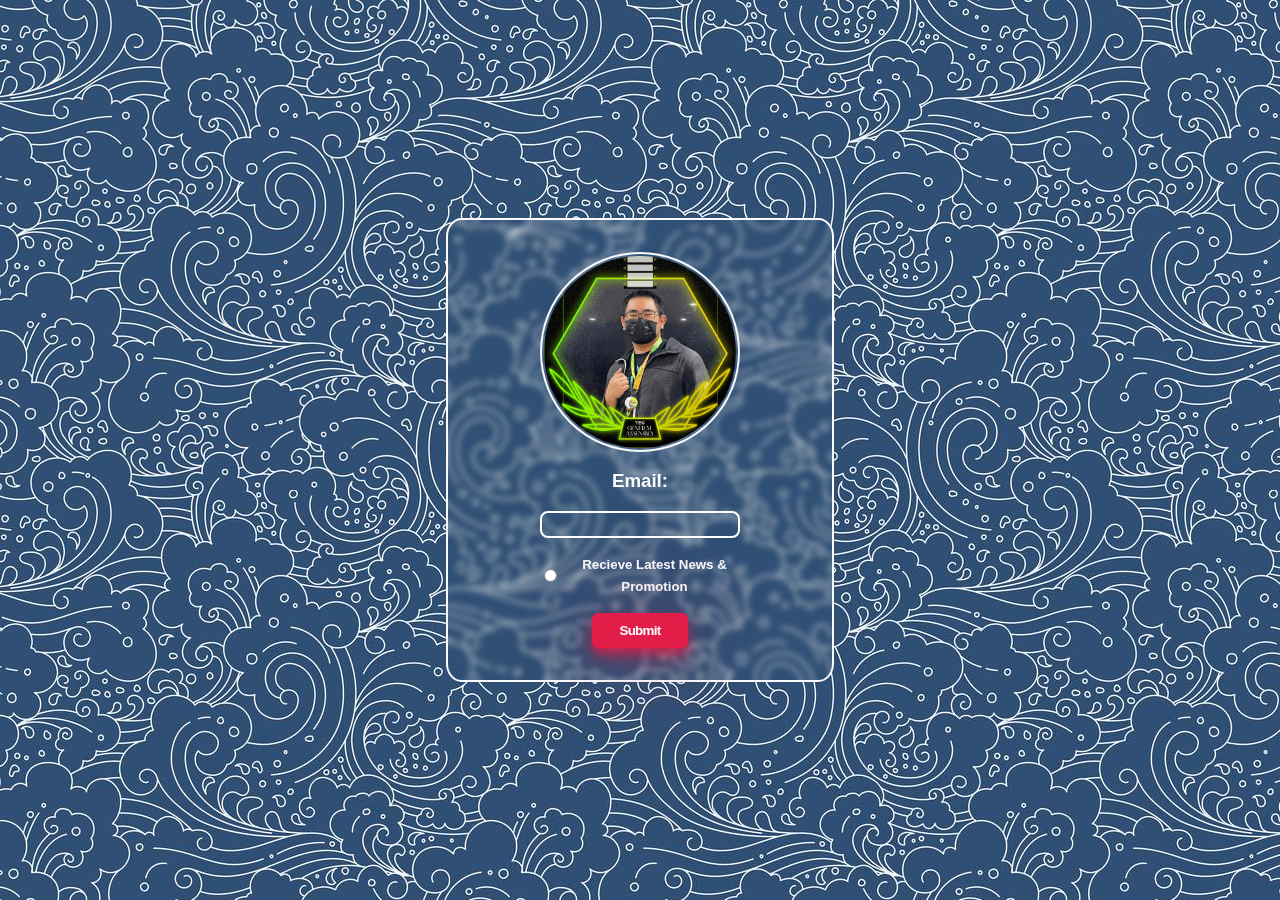
<file: index.html>
<!DOCTYPE html>
<html lang="en">
  <head>
    <meta charset="UTF-8" />
    <meta name="viewport" content="width=device-width, initial-scale=1.0" />
    <title>Portal</title>
    <link rel="stylesheet" href="style/utils.css" />
    <link rel="stylesheet" href="style/style.css" />
    <link rel="stylesheet" href="style/components/loginPortal.css" />
  </head>
  <body>
    <div class="login">
      <div class="login__container">
        <img src="images/ProfilePic.jpg" />
        <form action="home.html">
          <label for="email"><h3>Email:</h3></label>
          <input class="txtbox" type="email" name="email" id="email" />
          <div class="notif">
            <input type="radio" name="radio" id="radio" />
            <label for="radio"><h5>Recieve Latest News & Promotion</h5></label>
          </div>
          <input class="btn" type="submit" />
        </form>
      </div>
    </div>
  </body>
</html>
</file>
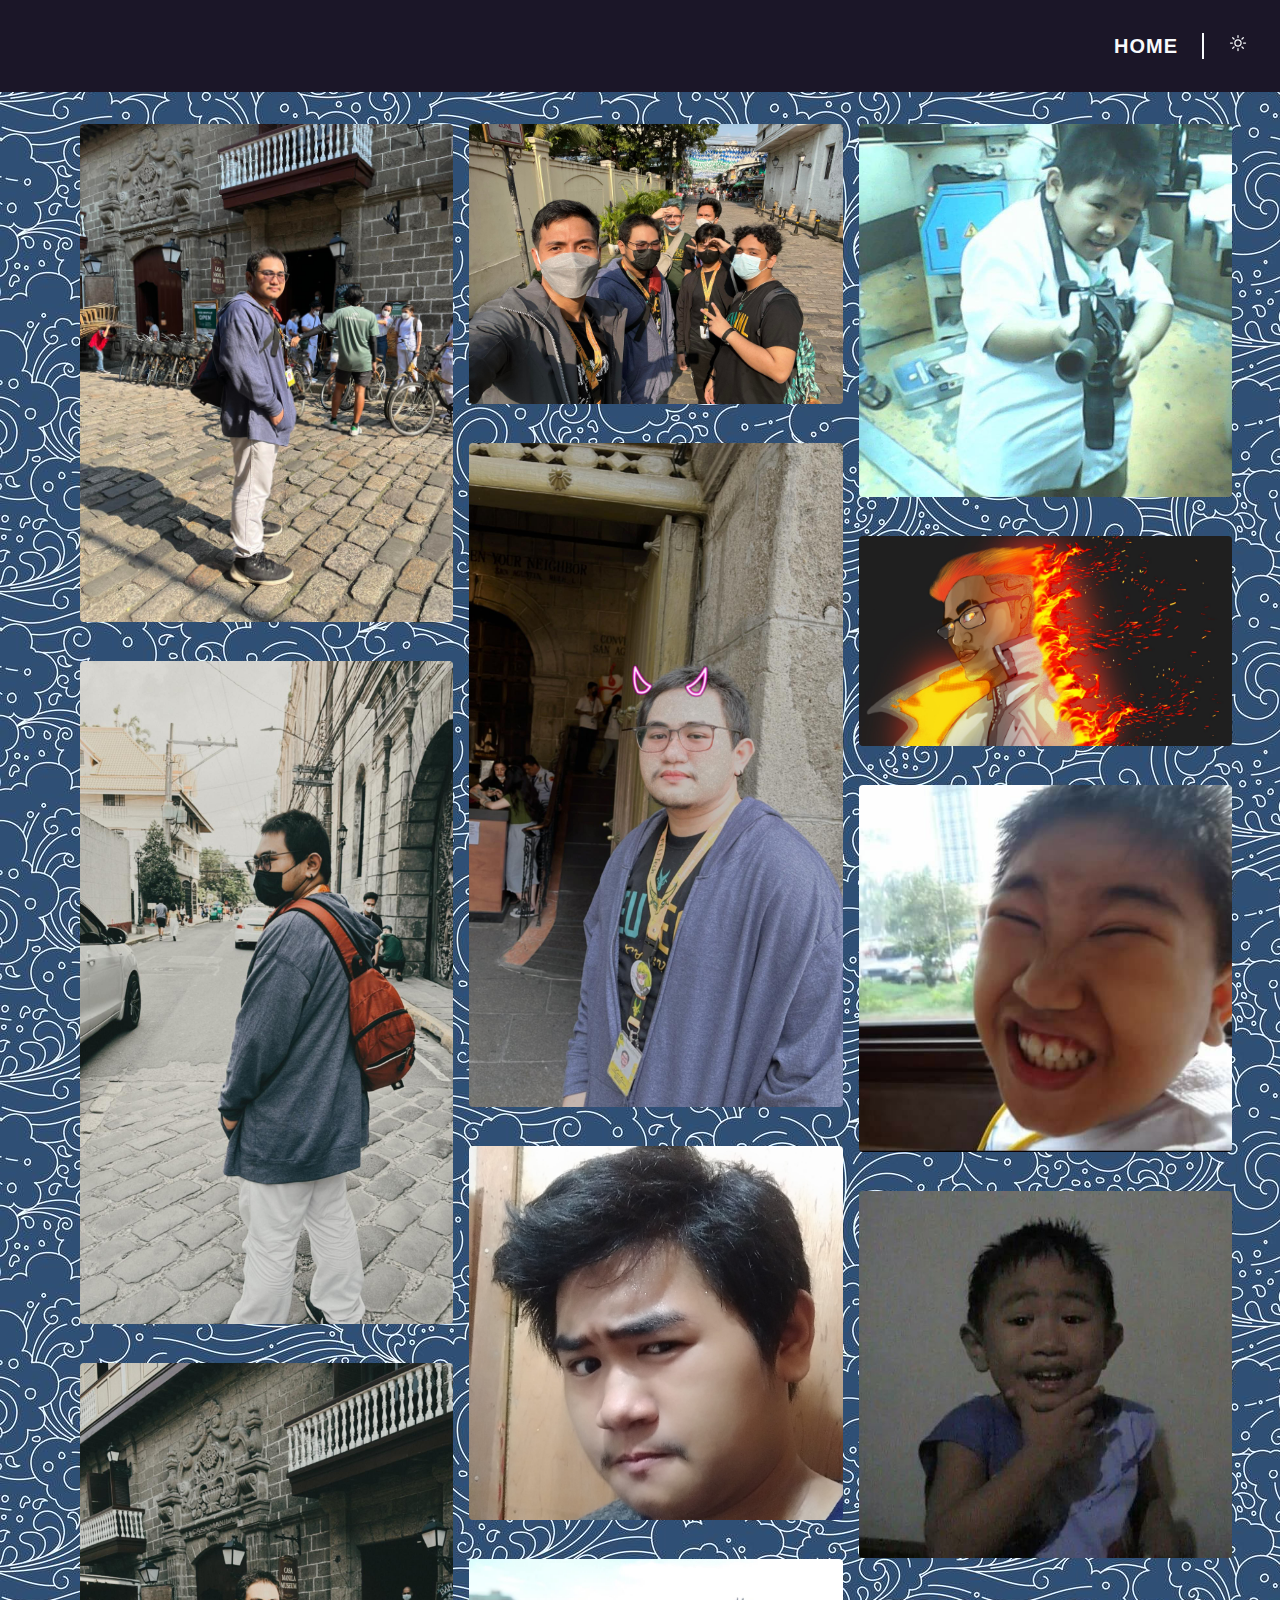
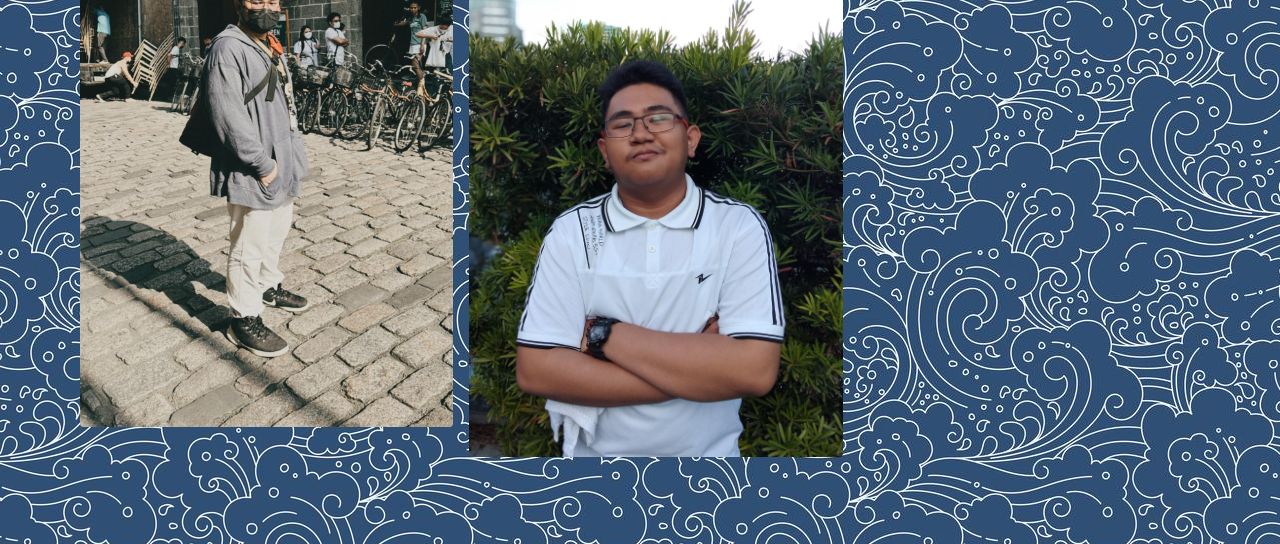
<file: gallery.html>
<!DOCTYPE html>
<html lang="en">
  <head>
    <meta charset="UTF-8" />
    <meta name="viewport" content="width=device-width, initial-scale=1.0" />
    <title>Gallery</title>
    <link rel="stylesheet" href="style/style.css" />
    <link rel="stylesheet" href="style/utils.css" />
    <link rel="stylesheet" href="style/components/header.css" />
    <link rel="stylesheet" href="style/components/hero.css" />
    <link rel="stylesheet" href="style/components/gallery.css" />
    <link rel="stylesheet" href="style/components/mobile-view.css" />
    <link
      href="https://api.fontshare.com/v2/css?f[]=general-sans@500,600,400,700&display=swap"
      rel="stylesheet"
    />
  </head>
  <body>
    <header class="header" id="head">
      <nav>
        <ul class="header__menu">
          <li class="header__link"><a href="home.html">HOME</a></li>
          <li class="header__line"></li>
          <li class="header__link">
            <!-- icon management -->
            <div>
              <svg xmlns="http://www.w3.org/2000/svg" class="hide">
                <defs>
                  <symbol id="sun">
                    <path
                      stroke-linecap="round"
                      stroke-linejoin="round"
                      d="M12 3v2.25m6.364.386l-1.591 1.591M21 12h-2.25m-.386 6.364l-1.591-1.591M12 18.75V21m-4.773-4.227l-1.591 1.591M5.25 12H3m4.227-4.773L5.636 5.636M15.75 12a3.75 3.75 0 11-7.5 0 3.75 3.75 0 017.5 0z"
                    />
                  </symbol>

                  <symbol id="moon">
                    <path
                      stroke-linecap="round"
                      stroke-linejoin="round"
                      d="M21.752 15.002A9.718 9.718 0 0118 15.75c-5.385 0-9.75-4.365-9.75-9.75 0-1.33.266-2.597.748-3.752A9.753 9.753 0 003 11.25C3 16.635 7.365 21 12.75 21a9.753 9.753 0 009.002-5.998z"
                    />
                  </symbol>
                </defs>
              </svg>
            </div>

            <button class="header__sun theme-toggle" id="icon">
              <!-- show icon -->
              <svg
                viewBox="0 0 24 24"
                fill="none"
                stroke-width="1.5"
                stroke="currentColor"
              >
                <use href="#sun"></use>
              </svg>
            </button>
          </li>
        </ul>

        <div class="option__bar" id="option__button">
          <svg
            xmlns="http://www.w3.org/2000/svg"
            fill="none"
            viewBox="0 0 24 24"
            stroke-width="1.5"
            stroke="currentColor"
          >
            <path
              stroke-linecap="round"
              stroke-linejoin="round"
              d="M3.75 6.75h16.5M3.75 12h16.5m-16.5 5.25h16.5"
            />
          </svg>
        </div>
      </nav>
    </header>

    <div class="mobile__option">
      <nav>
        <ul class="mobile__menu">
          <li class="mobile__links">
            <a href="home.html">HOME</a>
          </li>
          <li class="mobile__line"></li>
          <li class="header__link">
            <!-- icon management -->
            <div>
              <svg xmlns="http://www.w3.org/2000/svg" class="hide">
                <defs>
                  <symbol id="sun">
                    <path
                      stroke-linecap="round"
                      stroke-linejoin="round"
                      d="M12 3v2.25m6.364.386l-1.591 1.591M21 12h-2.25m-.386 6.364l-1.591-1.591M12 18.75V21m-4.773-4.227l-1.591 1.591M5.25 12H3m4.227-4.773L5.636 5.636M15.75 12a3.75 3.75 0 11-7.5 0 3.75 3.75 0 017.5 0z"
                    />
                  </symbol>

                  <symbol id="moon">
                    <path
                      stroke-linecap="round"
                      stroke-linejoin="round"
                      d="M21.752 15.002A9.718 9.718 0 0118 15.75c-5.385 0-9.75-4.365-9.75-9.75 0-1.33.266-2.597.748-3.752A9.753 9.753 0 003 11.25C3 16.635 7.365 21 12.75 21a9.753 9.753 0 009.002-5.998z"
                    />
                  </symbol>
                </defs>
              </svg>
            </div>

            <button class="header__sun theme-toggle" id="icon">
              <!-- show icon -->
              <svg
                viewBox="0 0 24 24"
                fill="none"
                stroke-width="1.5"
                stroke="currentColor"
              >
                <use href="#sun"></use>
              </svg>
            </button>
          </li>
        </ul>
      </nav>
    </div>

    <div class="masonry container">
      <figure>
        <img src="images/Gallery/3.jpg" alt="" />
      </figure>
      <figure>
        <img src="images/Gallery/4.jpg" alt="" />
      </figure>
      <figure>
        <img src="images/Gallery/5.jpg" alt="" />
      </figure>
      <figure>
        <img src="images/Gallery/6.jpg" alt="" />
      </figure>
      <figure>
        <img src="images/Gallery/7.jpg" alt="" />
      </figure>
      <figure>
        <img src="images/Gallery/1.jpg" alt="" />
      </figure>
      <figure>
        <img src="images/Gallery/2.jpg" alt="" />
      </figure>
      <figure>
        <img src="images/Gallery/bang.jpg" alt="" />
      </figure>
      <figure>
        <img src="images/Gallery/fire.jpg" alt="" />
      </figure>
      <figure>
        <img src="images/Gallery/nge.jpg" alt="" />
      </figure>
      <figure>
        <img src="images/Gallery/smile.jpg" alt="" />
      </figure>
    </div>

    <script src="src/script.js"></script>
  </body>
</html>
</file>
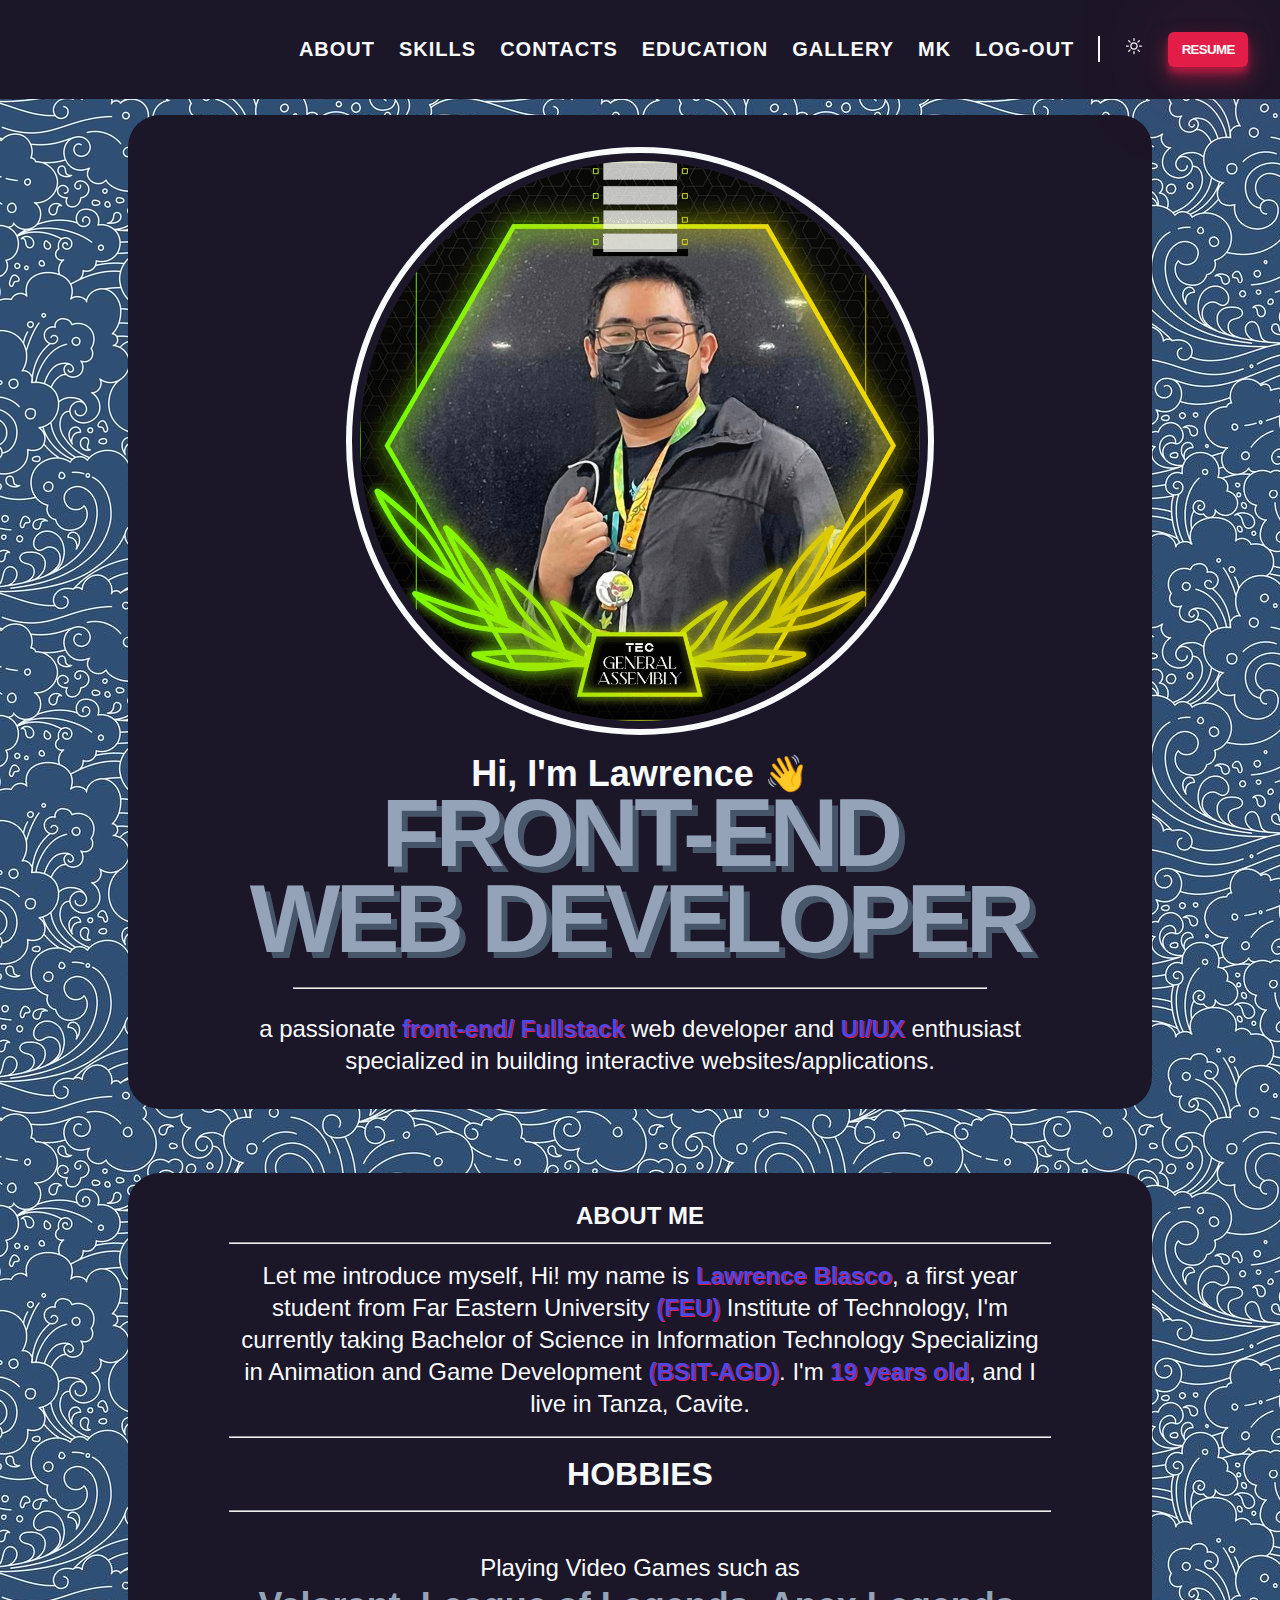
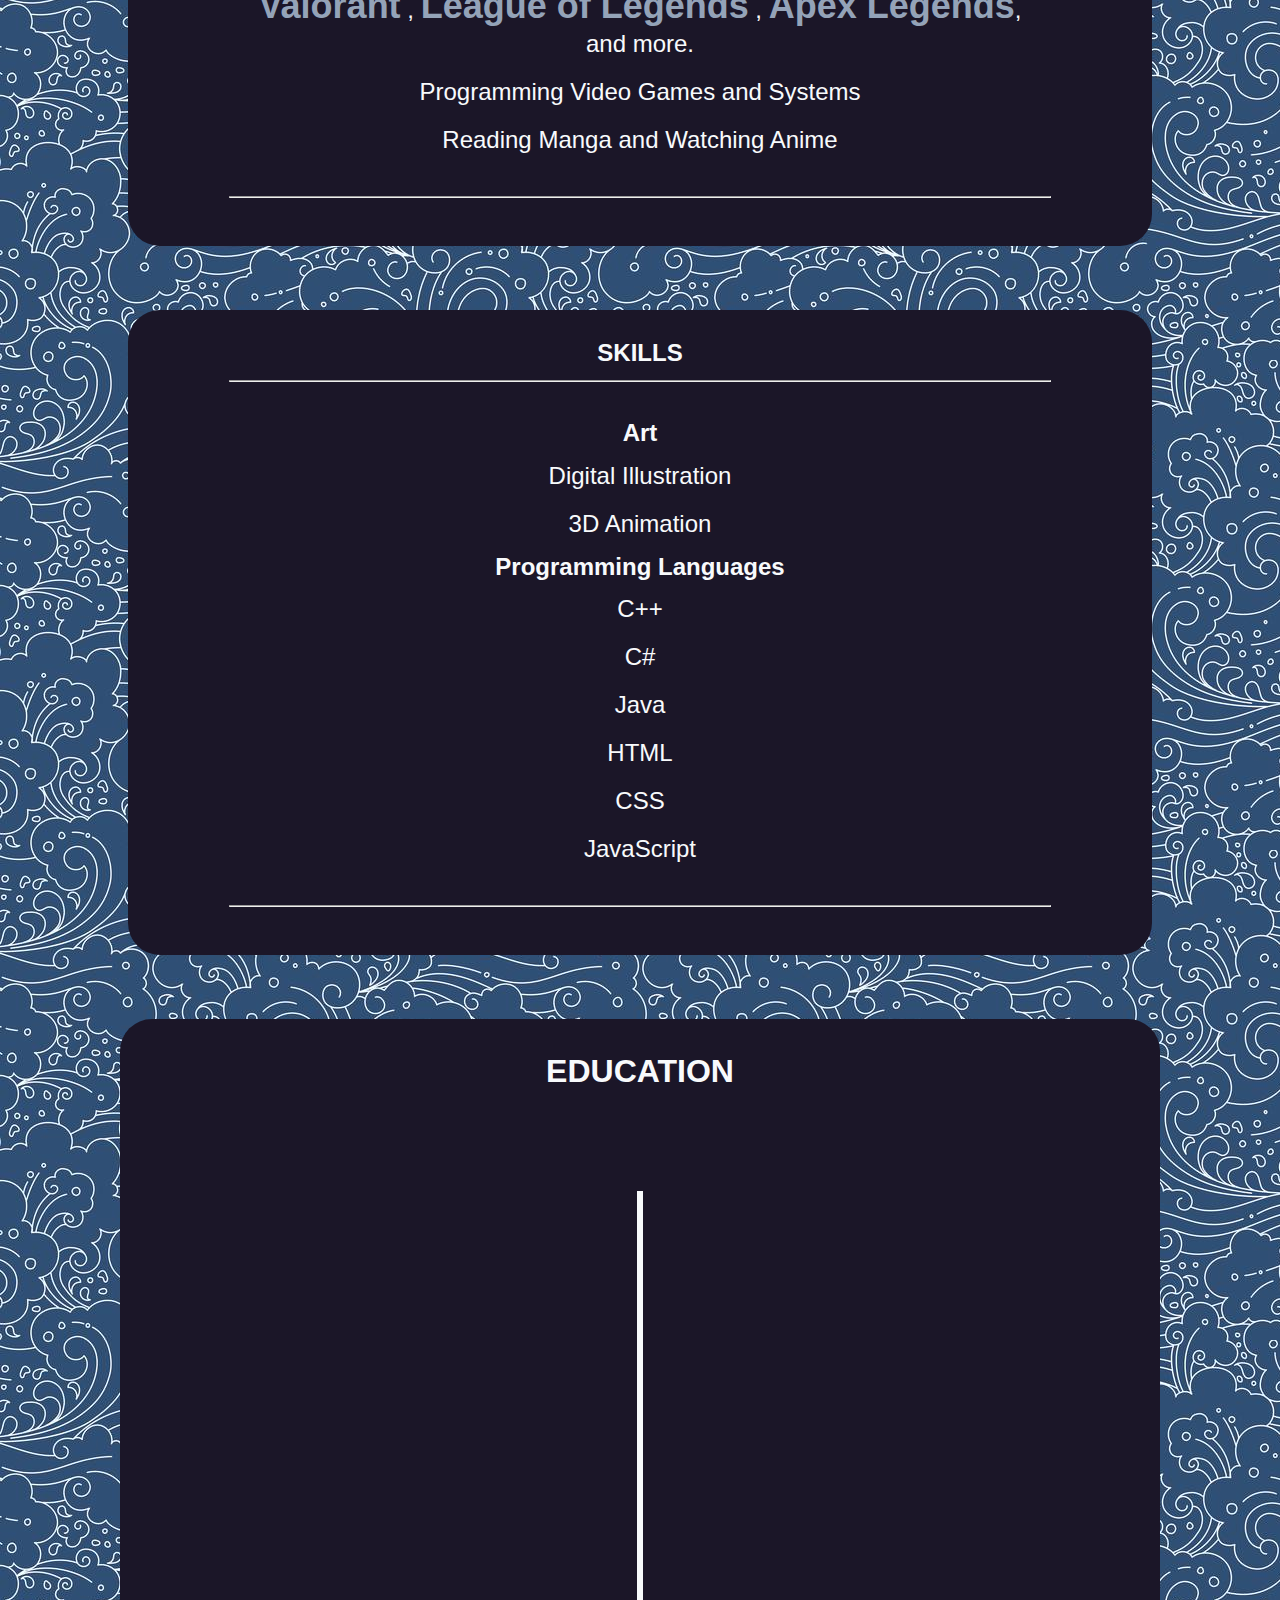
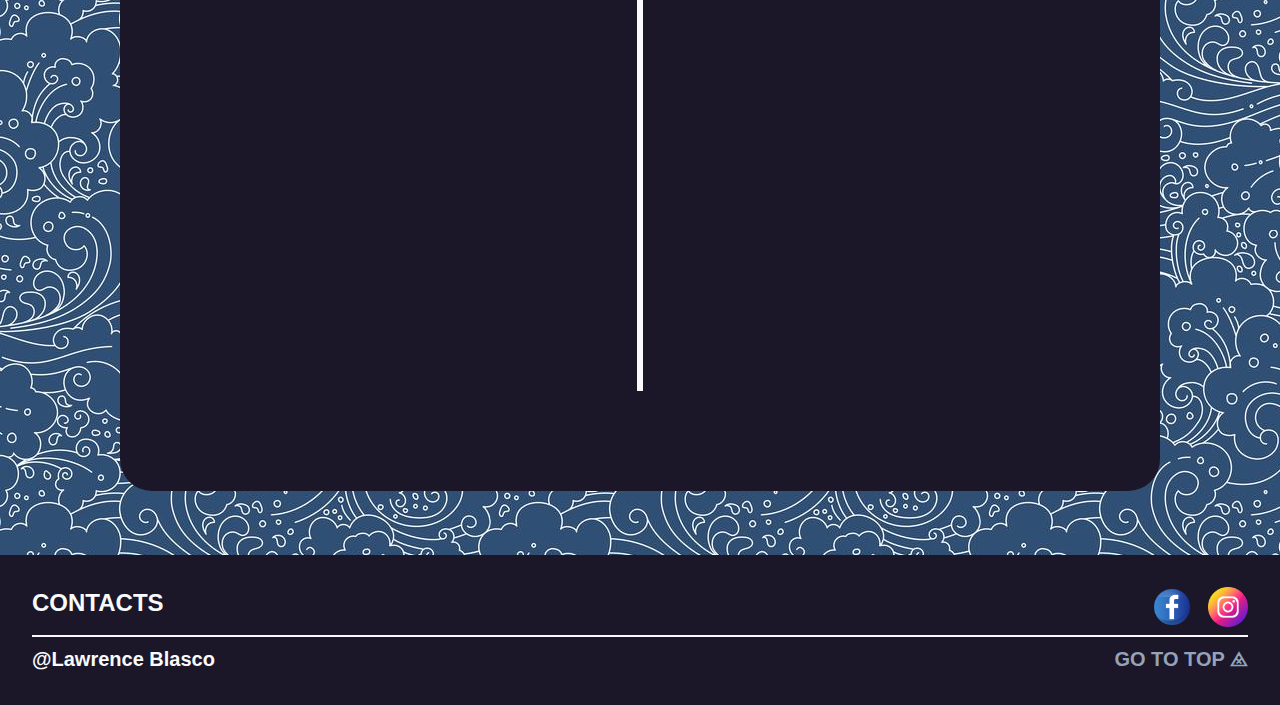
<file: home.html>
<!DOCTYPE html>
<html lang="en">
  <head>
    <meta charset="UTF-8" />
    <meta http-equiv="X-UA-Compatible" content="IE=edge" />
    <meta name="viewport" content="width=device-width, initial-scale=1.0" />

    <link rel="stylesheet" href="style/utils.css" />
    <link rel="stylesheet" href="style/style.css" />
    <link rel="stylesheet" href="style/components/header.css" />
    <link rel="stylesheet" href="style/components/hero.css" />
    <link rel="stylesheet" href="style/components/aboutme.css" />
    <link rel="stylesheet" href="style/components/skills.css" />
    <link rel="stylesheet" href="style/components/footer.css" />
    <link rel="stylesheet" href="style/components/mobile-view.css">
    <link rel="stylesheet" href="style/components/education.css">
    <link
      href="https://api.fontshare.com/v2/css?f[]=general-sans@500,600,400,700&display=swap"
      rel="stylesheet"
    />

    <title>Lawrence Blasco</title>
  </head>
  <body>
    <header class="header" id="head">
      <nav>
        <ul class="header__menu">
          <li class="header__link"><a href="#aboutme">ABOUT</a></li>
          <li class="header__link"><a href="#skills">SKILLS</a></li>
          <li class="header__link"><a href="#contacts">CONTACTS</a></li>
          <li class="header__link"><a href="#edu">EDUCATION</a></li>
          <li class="header__link"><a href="gallery.html">GALLERY</a></li>
          <li class="header__link"><a href="MortalKaibigan.html">MK</a></li>
          <li class="header__link"><a href="index.html">LOG-OUT</a></li>
          <li class="header__line"></li>
          <li class="header__link">
            <!-- icon management -->
            <div>
              <svg xmlns="http://www.w3.org/2000/svg" class="hide">
                <defs>
                  <symbol id="sun">
                    <path
                      stroke-linecap="round"
                      stroke-linejoin="round"
                      d="M12 3v2.25m6.364.386l-1.591 1.591M21 12h-2.25m-.386 6.364l-1.591-1.591M12 18.75V21m-4.773-4.227l-1.591 1.591M5.25 12H3m4.227-4.773L5.636 5.636M15.75 12a3.75 3.75 0 11-7.5 0 3.75 3.75 0 017.5 0z"
                    />
                  </symbol>

                  <symbol id="moon">
                    <path
                      stroke-linecap="round"
                      stroke-linejoin="round"
                      d="M21.752 15.002A9.718 9.718 0 0118 15.75c-5.385 0-9.75-4.365-9.75-9.75 0-1.33.266-2.597.748-3.752A9.753 9.753 0 003 11.25C3 16.635 7.365 21 12.75 21a9.753 9.753 0 009.002-5.998z"
                    />
                  </symbol>
                </defs>
              </svg>
            </div>

            <button class="header__sun theme-toggle" id="icon">
              <!-- show icon -->
              <svg
                viewBox="0 0 24 24"
                fill="none"
                stroke-width="1.5"
                stroke="currentColor"
              >
                <use href="#sun"></use>
              </svg>
            </button>
          </li>
          <li class="header__link">
            <a href="resume.html">
              <button class="btn">RESUME</button>
            </a>
          </li>
        </ul>

        <div class="option__bar" id="option__button">
          <svg xmlns="http://www.w3.org/2000/svg" fill="none" viewBox="0 0 24 24" stroke-width="1.5" stroke="currentColor">
          <path stroke-linecap="round" stroke-linejoin="round" d="M3.75 6.75h16.5M3.75 12h16.5m-16.5 5.25h16.5" /></svg>
        </div>

      </nav>
    </header>

    <div class="mobile__option">
      <nav>
        <ul class="mobile__menu">
          <li class="header__link"><a id="mobile__links" href="#aboutme">ABOUT</a></li>
          <li class="header__link"><a id="mobile__links" href="#skills">SKILLS</a></li>
          <li class="header__link"><a id="mobile__links" href="#contacts">CONTACTS</a></li>
          <li class="header__link"><a id="mobile__links" href="#edu">EDUCATION</a></li>
          <li class="header__link"><a id="mobile__links" href="gallery.html">GALLERY</a></li>
          <li class="header__link"><a id="mobile__links" href="MortalKaibigan.html">MK</a></li>
          <li class="header__link"><a id="mobile__links" href="index.html">LOG-OUT</a></li>
          <li class="mobile__line"></li>
          <li class="header__link">
            <!-- icon management -->
            <div>
              <svg xmlns="http://www.w3.org/2000/svg" class="hide">
                <defs>
                  <symbol id="sun">
                    <path
                      stroke-linecap="round"
                      stroke-linejoin="round"
                      d="M12 3v2.25m6.364.386l-1.591 1.591M21 12h-2.25m-.386 6.364l-1.591-1.591M12 18.75V21m-4.773-4.227l-1.591 1.591M5.25 12H3m4.227-4.773L5.636 5.636M15.75 12a3.75 3.75 0 11-7.5 0 3.75 3.75 0 017.5 0z"
                    />
                  </symbol>

                  <symbol id="moon">
                    <path
                      stroke-linecap="round"
                      stroke-linejoin="round"
                      d="M21.752 15.002A9.718 9.718 0 0118 15.75c-5.385 0-9.75-4.365-9.75-9.75 0-1.33.266-2.597.748-3.752A9.753 9.753 0 003 11.25C3 16.635 7.365 21 12.75 21a9.753 9.753 0 009.002-5.998z"
                    />
                  </symbol>
                </defs>
              </svg>
            </div>

            <button class="header__sun theme-toggle" id="icon">
              <!-- show icon -->
              <svg
                viewBox="0 0 24 24"
                fill="none"
                stroke-width="1.5"
                stroke="currentColor"
              >
                <use href="#sun"></use>
              </svg>
            </button>
          </li>
          <li class="header__link">
            <a href="resume.html">
              <button class="btn">Resume</button>
            </a>
          </li>
        </ul>
      </nav>
    </div>

    <main>
      <section class="hero container">
        <div class="hero__container">
          <img
            class="hero__img"
            src="/images/ProfilePic.jpg"
            alt="Profile Picture "
          />
          <h2 class="hero__subtitle">Hi, I'm Lawrence 👋</h2>
          <h1 class="hero__title">
            FRONT-END <br />
            WEB DEVELOPER
          </h1>
          <hr />
          <p class="hero__description">
            a passionate <strong>front-end/ Fullstack </strong> web developer
            and <strong> UI/UX </strong> enthusiast specialized in building
            interactive websites/applications.
          </p>
        </div>
      </section>

      <section class="aboutme container" id="aboutme">
        <h1 class="aboutme__subtitle">ABOUT ME</h1>
        <hr />
        <p class="aboutme__description">
          Let me introduce myself, Hi! my name is
          <strong>Lawrence Blasco</strong>, a first year student from Far
          Eastern University <strong>(FEU)</strong> Institute of Technology, I'm
          currently taking Bachelor of Science in Information Technology
          Specializing in Animation and Game Development
          <strong>(BSIT-AGD)</strong>. I'm <strong>19 years old</strong>, and I
          live in Tanza, Cavite.
        </p>
        <hr />
        <h1>HOBBIES</h1>
        <hr />
        <ul>
          <li>
            <p class="aboutme__description">
              Playing Video Games such as <br /><a
                class="aboutme__link"
                href="https://playvalorant.com/en-sg/"
                target="_blank"
                >Valorant</a
              >
              ,
              <a
                class="aboutme__link"
                href= "https://www.leagueoflegends.com/en-ph/"
                target="_blank"
                >League of Legends</a
              >
              ,
              <a
                class="aboutme__link"
                href="https://www.ea.com/games/apex-legends/play-now-for-free"
                target="_blank"
                >Apex Legends</a
              >,<br />and more.
            </p>
          </li>
          <li>
            <p class="aboutme__description">Programming Video Games and Systems</p>
          </li>
          <li>
            <p class="aboutme__description">Reading Manga and Watching Anime</p>
          </li>
        </ul>
        <hr />
      </section>

      <section class="skills container" id="skills">
        <h1 class="skills__subtitle">SKILLS</h1>
        <hr />
        <ul>
          <h1 class="skills__subtitle">Art</h1>
          <li>Digital Illustration</li>
          <li>3D Animation</li>
          <h1 class="skills__subtitle">Programming Languages</h1>
          <li>C++</li>
          <li>C#</li>
          <li>Java</li>
          <li>HTML</li>
          <li>CSS</li>
          <li>JavaScript</li>
        </ul>
        <hr />
      </section>

      <section class="education container" id="edu">
        <h1>EDUCATION</h1>
        
        <div class="timeline">
          <div class="timeline__container left__container">
            <img src="images/FEU_Tech_official_seal.png" class="timeline__logo">
            <div class="text-box">
              <h2>Far Eastern University Institute of Technology</h2>
              <small>2022 - Present</small>
              <p>Commodo et Lorem enim exercitation sunt reprehenderit quis veniam veniam enim nostrud occaecat sit. Ut eiusmod irure exercitation eu non occaecat laborum Lorem dolor irure. Ipsum id est nisi labore do duis fugiat eiusmod.</p>
              <span class="left__container-arrow"></span>
            </div>
          </div>

          <div class="timeline__container right__container">
            <img src="images/knhs.png" class="timeline__logo">
            <div class="text-box">
              <h2>Kalayaan National Highschool (Sr.)</h2>
              <small>2022 - Present</small>
              <p>Commodo et Lorem enim exercitation sunt reprehenderit quis veniam veniam enim nostrud occaecat sit. Ut eiusmod irure exercitation eu non occaecat laborum Lorem dolor irure. Ipsum id est nisi labore do duis fugiat eiusmod.</p>
              <span class="right__container-arrow"></span>
            </div>
          </div>

          <div class="timeline__container left__container">
            <img src="images/knhs.png" class="timeline__logo">
            <div class="text-box">
              <h2>Kalayaan National Highschool (Jr.)</h2>
              <small>2022 - Present</small>
              <p>Commodo et Lorem enim exercitation sunt reprehenderit quis veniam veniam enim nostrud occaecat sit. Ut eiusmod irure exercitation eu non occaecat laborum Lorem dolor irure. Ipsum id est nisi labore do duis fugiat eiusmod.</p>
              <span class="left__container-arrow"></span>
            </div>
          </div>

          <div class="timeline__container right__container">
            <img src="images/KES.png" class="timeline__logo">
            <div class="text-box">
              <h2>Kalayaan Elementary School</h2>
              <small>2022 - Present</small>
              <p>Commodo et Lorem enim exercitation sunt reprehenderit quis veniam veniam enim nostrud occaecat sit. Ut eiusmod irure exercitation eu non occaecat laborum Lorem dolor irure. Ipsum id est nisi labore do duis fugiat eiusmod.</p>
              <span class="right__container-arrow"></span>
            </div>
          </div>
        </div>
      </section>
    </main>

    <footer class="footer" id="contacts">
      <div class="footer__contacts">
        <h1>CONTACTS</h1>
        <div class="contact__logo">
          <a href="https://www.facebook.com/lawrence.blasco/" target="_blank"><img src="images/facebook.png"></a>
          <a href="https://www.instagram.com/lawrenceblasco/" target="_blank"><img src="images/instagram.png" alt=""></a>
        </div>
      </div>
      <div class="footer__vr"></div>
      <div class="footer__under">
        <h3>@Lawrence Blasco</h3>
        <a href="#head">GO TO TOP &#x2A3B</a>
      </div>
    </footer>

    <script src="/src/script.js"></script>
</body>
</html>
</file>
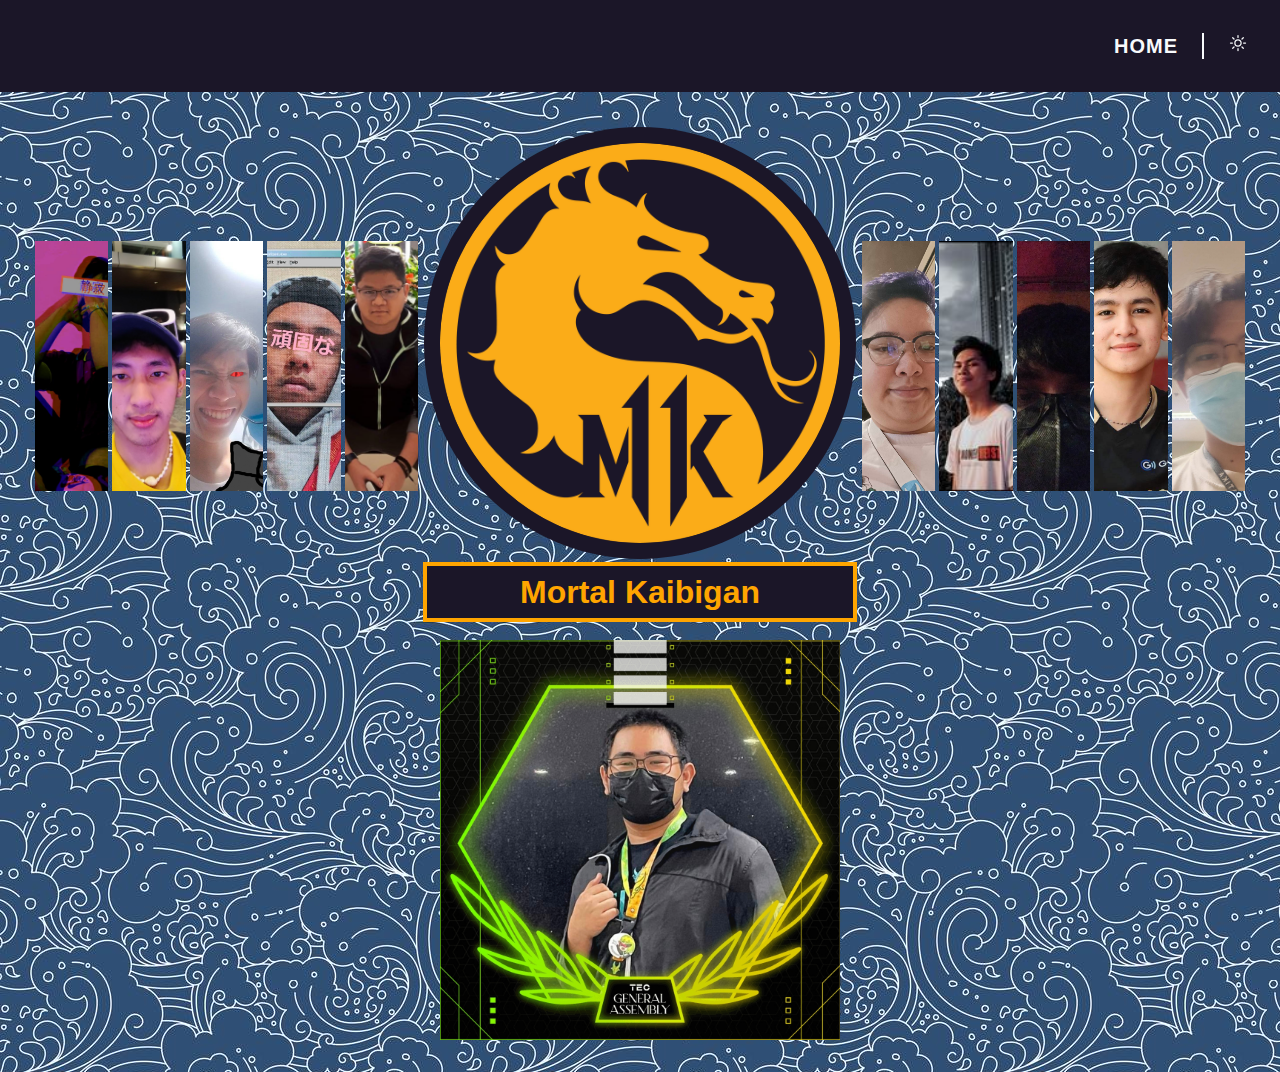
<file: MortalKaibigan.html>
<!DOCTYPE html>
<html lang="en">
  <head>
    <meta charset="UTF-8" />
    <meta name="viewport" content="width=device-width, initial-scale=1.0" />
    <title>Mortal Kaibigan</title>

    <link rel="stylesheet" href="style/MortalKaibigan.css" />
    <link rel="stylesheet" href="style/style.css" />
    <link rel="stylesheet" href="style/utils.css" />
    <link rel="stylesheet" href="style/components/header.css" />
    <link rel="stylesheet" href="style/components/mobile-view.css" />
  </head>
  <body>
    <header class="header" id="head">
      <nav>
        <ul class="header__menu">
          <li class="header__link"><a href="home.html">HOME</a></li>
          <li class="header__line"></li>
          <li class="header__link">
            <!-- icon management -->
            <div>
              <svg xmlns="http://www.w3.org/2000/svg" class="hide">
                <defs>
                  <symbol id="sun">
                    <path
                      stroke-linecap="round"
                      stroke-linejoin="round"
                      d="M12 3v2.25m6.364.386l-1.591 1.591M21 12h-2.25m-.386 6.364l-1.591-1.591M12 18.75V21m-4.773-4.227l-1.591 1.591M5.25 12H3m4.227-4.773L5.636 5.636M15.75 12a3.75 3.75 0 11-7.5 0 3.75 3.75 0 017.5 0z"
                    />
                  </symbol>

                  <symbol id="moon">
                    <path
                      stroke-linecap="round"
                      stroke-linejoin="round"
                      d="M21.752 15.002A9.718 9.718 0 0118 15.75c-5.385 0-9.75-4.365-9.75-9.75 0-1.33.266-2.597.748-3.752A9.753 9.753 0 003 11.25C3 16.635 7.365 21 12.75 21a9.753 9.753 0 009.002-5.998z"
                    />
                  </symbol>
                </defs>
              </svg>
            </div>

            <button class="header__sun theme-toggle" id="icon">
              <!-- show icon -->
              <svg
                viewBox="0 0 24 24"
                fill="none"
                stroke-width="1.5"
                stroke="currentColor"
              >
                <use href="#sun"></use>
              </svg>
            </button>
          </li>
        </ul>

        <div class="option__bar" id="option__button">
          <svg
            xmlns="http://www.w3.org/2000/svg"
            fill="none"
            viewBox="0 0 24 24"
            stroke-width="1.5"
            stroke="currentColor"
          >
            <path
              stroke-linecap="round"
              stroke-linejoin="round"
              d="M3.75 6.75h16.5M3.75 12h16.5m-16.5 5.25h16.5"
            />
          </svg>
        </div>
      </nav>
    </header>

    <div class="mobile__option">
      <nav>
        <ul class="mobile__menu">
          <li class="mobile__links">
            <a href="home.html">HOME</a>
          </li>
          <li class="mobile__line"></li>
          <li class="header__link">
            <!-- icon management -->
            <div>
              <svg xmlns="http://www.w3.org/2000/svg" class="hide">
                <defs>
                  <symbol id="sun">
                    <path
                      stroke-linecap="round"
                      stroke-linejoin="round"
                      d="M12 3v2.25m6.364.386l-1.591 1.591M21 12h-2.25m-.386 6.364l-1.591-1.591M12 18.75V21m-4.773-4.227l-1.591 1.591M5.25 12H3m4.227-4.773L5.636 5.636M15.75 12a3.75 3.75 0 11-7.5 0 3.75 3.75 0 017.5 0z"
                    />
                  </symbol>

                  <symbol id="moon">
                    <path
                      stroke-linecap="round"
                      stroke-linejoin="round"
                      d="M21.752 15.002A9.718 9.718 0 0118 15.75c-5.385 0-9.75-4.365-9.75-9.75 0-1.33.266-2.597.748-3.752A9.753 9.753 0 003 11.25C3 16.635 7.365 21 12.75 21a9.753 9.753 0 009.002-5.998z"
                    />
                  </symbol>
                </defs>
              </svg>
            </div>

            <button class="header__sun theme-toggle" id="icon">
              <!-- show icon -->
              <svg
                viewBox="0 0 24 24"
                fill="none"
                stroke-width="1.5"
                stroke="currentColor"
              >
                <use href="#sun"></use>
              </svg>
            </button>
          </li>
        </ul>
      </nav>
    </div>

    <main>
      <section>
        <div class="table__container">
          <table>
            <tr>
              <td>
                <img
                  class="imageContainer"
                  id="imageItem"
                  src="images/Ace.jpg"
                  name="Ace Andrew Dela Cruz"
                  ign="TriggeredAce"
                  relationship="Friend"
                />
              </td>
              <td>
                <img
                  class="imageContainer"
                  id="imageItem"
                  src="images/Boriz.jpg"
                  name="Tristan Boriz Eustaquio"
                  ign="Devote to Tristan"
                  relationship="Friend"
                />
              </td>
              <td>
                <img
                  class="imageContainer"
                  id="imageItem"
                  src="images/Drabert.jpg"
                  name="Malvin Gao"
                  ign="Sprinuts"
                  relationship="Friend"
                />
              </td>
              <td>
                <img
                  class="imageContainer"
                  id="imageItem"
                  src="images/Kerby.png"
                  name="Kerby Guevarra"
                  ign="ZeroKarby"
                  relationship="Friend"
                />
              </td>
              <td>
                <img
                  class="imageContainer"
                  id="imageItem"
                  src="images/Stephen.jpg"
                  name="Stephen Alcala"
                  ign="Hashiro"
                  relationship="Friend"
                />
              </td>
            </tr>
          </table>
          <table>
            <tr>
              <td><img class="mklogo" src="images/MKDragon.png" /></td>
            </tr>
            <tr>
              <td class="ignProjector">
                <h1 id="ignProjector">Mortal Kaibigan</h1>
              </td>
            </tr>
          </table>
          <table>
            <tr>
              <td>
                <img
                  class="imageContainer"
                  id="imageItem"
                  src="images/Gab.jpg"
                  name="Gabriel Navarro"
                  ign="Gaburieru"
                  relationship="Friend"
                />
              </td>
              <td>
                <img
                  class="imageContainer"
                  id="imageItem"
                  src="images/Josh.jpg"
                  name="Joshua Penero"
                  ign="LePolice"
                  relationship="Friend"
                />
              </td>
              <td>
                <img
                  class="imageContainer"
                  id="imageItem"
                  src="images/Kyle.jpg"
                  name="Kyle Angelo Cardenas"
                  ign="kUwOno"
                  relationship="Friend"
                />
              </td>
              <td>
                <img
                  class="imageContainer"
                  id="imageItem"
                  src="images/Alle.jpg"
                  name="Allejandro Danyael Obispo"
                  ign="Allegend"
                  relationship="Friend"
                />
              </td>
              <td>
                <img
                  class="imageContainer"
                  id="imageItem"
                  src="images/Sam.jpg"
                  name="Sam Gabriel Vera"
                  ign="Bluesummers"
                  relationship="Friend"
                />
              </td>
            </tr>
          </table>
        </div>

        <div class="popup">
          <span class="popuptext" id="myPopup">
            <h3 id="name">Name:</h3>
            <h3 id="ign">IGN:</h3>
            <h3 id="relationship">Relationship:</h3>
          </span>
        </div>

        <img
          class="imageProjector"
          id="imageProjector"
          src="images/ProfilePic.jpg"
        />
      </section>
    </main>

    <script src="src/script2.js"></script>
    <script src="src/script.js"></script>
  </body>
</html>
</file>
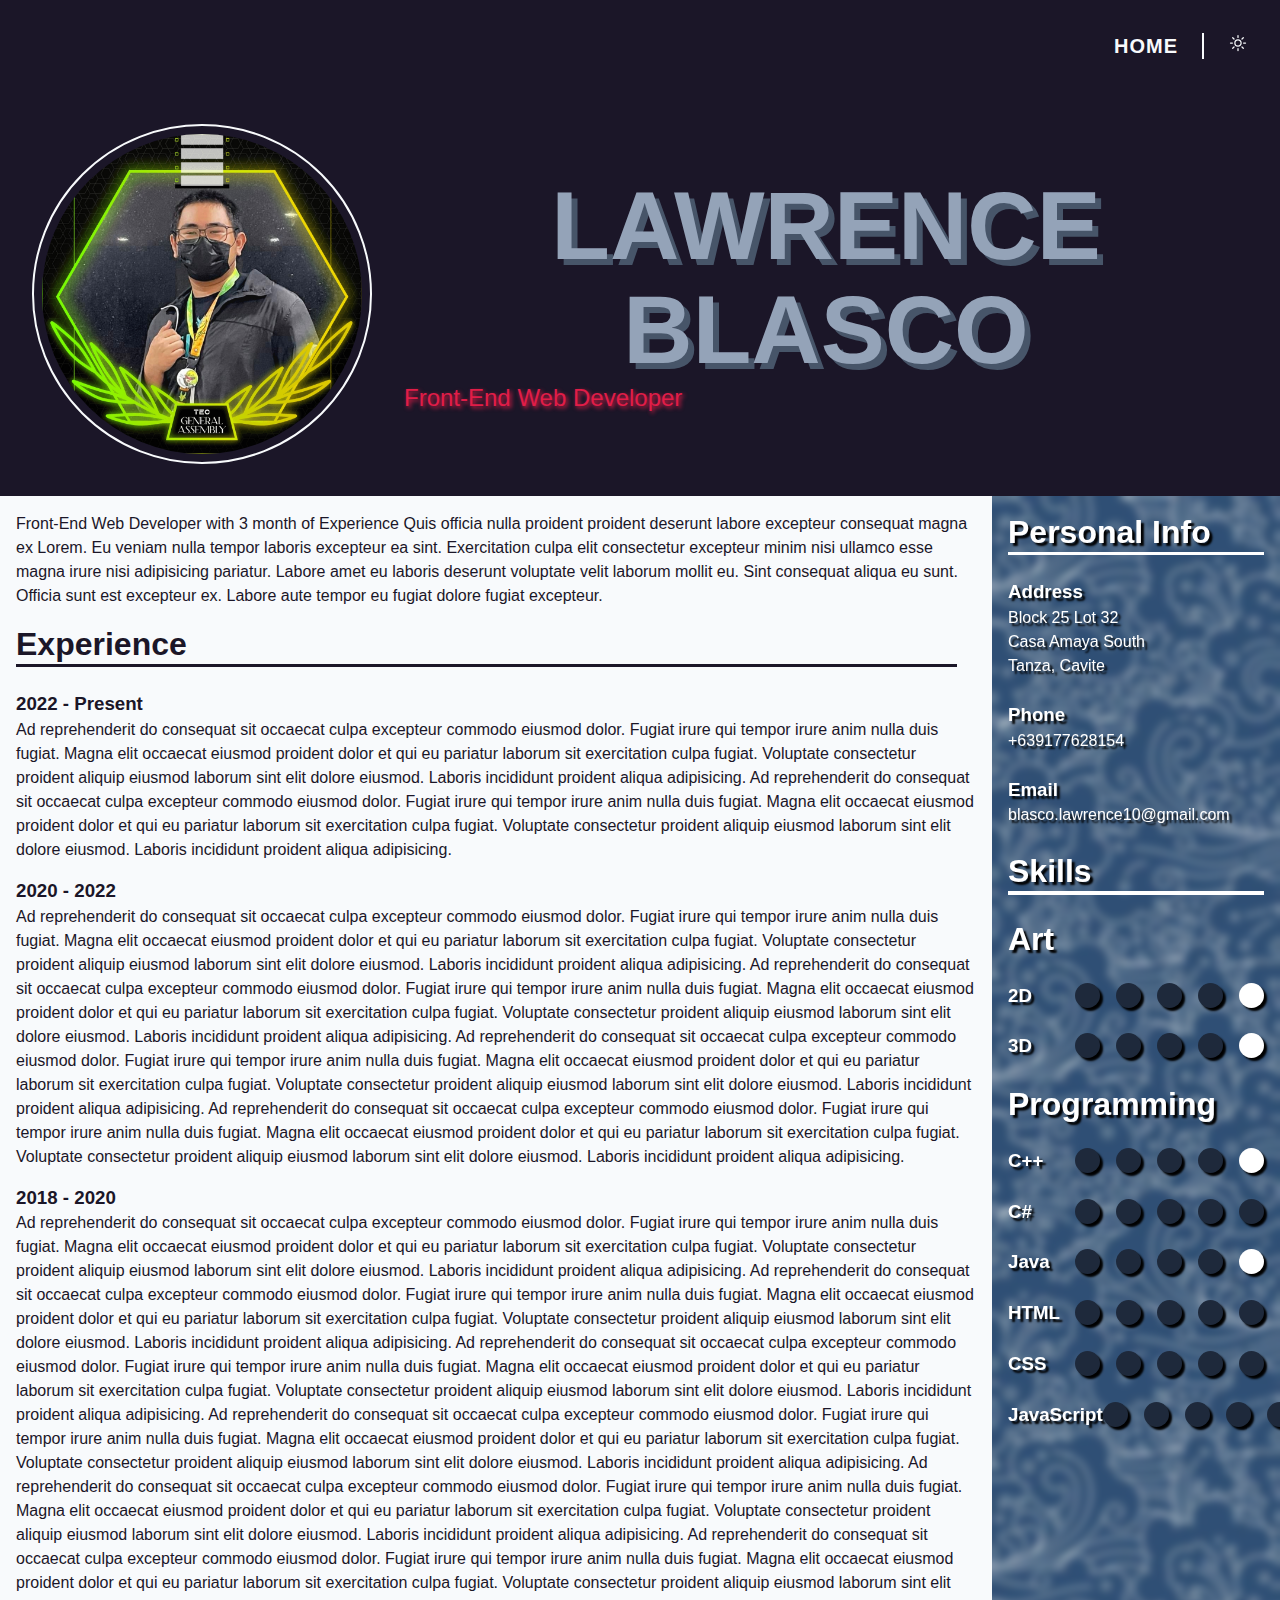
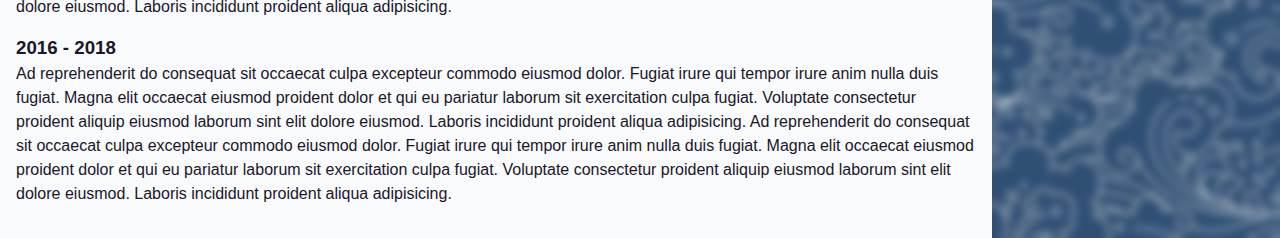
<file: resume.html>
<!DOCTYPE html>
<html lang="en">
  <head>
    <meta charset="UTF-8" />
    <meta http-equiv="X-UA-Compatible" content="IE=edge" />
    <meta name="viewport" content="width=device-width, initial-scale=1.0" />
    <link rel="stylesheet" href="style/style.css" />
    <link rel="stylesheet" href="style/utils.css" />
    <link rel="stylesheet" href="style/components/header.css" />
    <link rel="stylesheet" href="style/components/hero.css" />
    <link rel="stylesheet" href="style/components/mobile-view.css" />
    <link rel="stylesheet" href="style/components/cv.css" />

    <link
      href="https://api.fontshare.com/v2/css?f[]=general-sans@500,600,400,700&display=swap"
      rel="stylesheet"
    />

    <title>Resume</title>
  </head>

  <body>
    <header class="header" id="head">
      <nav>
        <ul class="header__menu">
          <li class="header__link"><a href="home.html">HOME</a></li>
          <li class="header__line"></li>
          <li class="header__link">
            <!-- icon management -->
            <div>
              <svg xmlns="http://www.w3.org/2000/svg" class="hide">
                <defs>
                  <symbol id="sun">
                    <path
                      stroke-linecap="round"
                      stroke-linejoin="round"
                      d="M12 3v2.25m6.364.386l-1.591 1.591M21 12h-2.25m-.386 6.364l-1.591-1.591M12 18.75V21m-4.773-4.227l-1.591 1.591M5.25 12H3m4.227-4.773L5.636 5.636M15.75 12a3.75 3.75 0 11-7.5 0 3.75 3.75 0 017.5 0z"
                    />
                  </symbol>

                  <symbol id="moon">
                    <path
                      stroke-linecap="round"
                      stroke-linejoin="round"
                      d="M21.752 15.002A9.718 9.718 0 0118 15.75c-5.385 0-9.75-4.365-9.75-9.75 0-1.33.266-2.597.748-3.752A9.753 9.753 0 003 11.25C3 16.635 7.365 21 12.75 21a9.753 9.753 0 009.002-5.998z"
                    />
                  </symbol>
                </defs>
              </svg>
            </div>

            <button class="header__sun theme-toggle" id="icon">
              <!-- show icon -->
              <svg
                viewBox="0 0 24 24"
                fill="none"
                stroke-width="1.5"
                stroke="currentColor"
              >
                <use href="#sun"></use>
              </svg>
            </button>
          </li>
        </ul>

        <div class="option__bar" id="option__button">
          <svg
            xmlns="http://www.w3.org/2000/svg"
            fill="none"
            viewBox="0 0 24 24"
            stroke-width="1.5"
            stroke="currentColor"
          >
            <path
              stroke-linecap="round"
              stroke-linejoin="round"
              d="M3.75 6.75h16.5M3.75 12h16.5m-16.5 5.25h16.5"
            />
          </svg>
        </div>
      </nav>
    </header>

    <div class="mobile__option">
      <nav>
        <ul class="mobile__menu">
          <li class="mobile__links">
            <a href="home.html">HOME</a>
          </li>
          <li class="mobile__line"></li>
          <li class="header__link">
            <!-- icon management -->
            <div>
              <svg xmlns="http://www.w3.org/2000/svg" class="hide">
                <defs>
                  <symbol id="sun">
                    <path
                      stroke-linecap="round"
                      stroke-linejoin="round"
                      d="M12 3v2.25m6.364.386l-1.591 1.591M21 12h-2.25m-.386 6.364l-1.591-1.591M12 18.75V21m-4.773-4.227l-1.591 1.591M5.25 12H3m4.227-4.773L5.636 5.636M15.75 12a3.75 3.75 0 11-7.5 0 3.75 3.75 0 017.5 0z"
                    />
                  </symbol>

                  <symbol id="moon">
                    <path
                      stroke-linecap="round"
                      stroke-linejoin="round"
                      d="M21.752 15.002A9.718 9.718 0 0118 15.75c-5.385 0-9.75-4.365-9.75-9.75 0-1.33.266-2.597.748-3.752A9.753 9.753 0 003 11.25C3 16.635 7.365 21 12.75 21a9.753 9.753 0 009.002-5.998z"
                    />
                  </symbol>
                </defs>
              </svg>
            </div>

            <button class="header__sun theme-toggle" id="icon">
              <!-- show icon -->
              <svg
                viewBox="0 0 24 24"
                fill="none"
                stroke-width="1.5"
                stroke="currentColor"
              >
                <use href="#sun"></use>
              </svg>
            </button>
          </li>
        </ul>
      </nav>
    </div>

    <main>
      <section class="cv">
        <div class="cv__top">
          <img class="cv__img" src="images\ProfilePic.jpg" alt="Pfp" />
          <div>
            <h1 class="cv__title">LAWRENCE BLASCO</h1>
            <span class="cv__subtitle">Front-End Web Developer</span>
          </div>
        </div>
      </section>
      <section>
        <div class="info">
          <div class="background-info">
            <p>
              Front-End Web Developer with 3 month of Experience Quis officia
              nulla proident proident deserunt labore excepteur consequat magna
              ex Lorem. Eu veniam nulla tempor laboris excepteur ea sint.
              Exercitation culpa elit consectetur excepteur minim nisi ullamco
              esse magna irure nisi adipisicing pariatur. Labore amet eu laboris
              deserunt voluptate velit laborum mollit eu. Sint consequat aliqua
              eu sunt. Officia sunt est excepteur ex. Labore aute tempor eu
              fugiat dolore fugiat excepteur.
            </p>

            <h1>Experience</h1>

            <div class="bg__vr"></div>
            <br />

            <h3>2022 - Present</h3>

            <p>
              Ad reprehenderit do consequat sit occaecat culpa excepteur commodo
              eiusmod dolor. Fugiat irure qui tempor irure anim nulla duis
              fugiat. Magna elit occaecat eiusmod proident dolor et qui eu
              pariatur laborum sit exercitation culpa fugiat. Voluptate
              consectetur proident aliquip eiusmod laborum sint elit dolore
              eiusmod. Laboris incididunt proident aliqua adipisicing. Ad
              reprehenderit do consequat sit occaecat culpa excepteur commodo
              eiusmod dolor. Fugiat irure qui tempor irure anim nulla duis
              fugiat. Magna elit occaecat eiusmod proident dolor et qui eu
              pariatur laborum sit exercitation culpa fugiat. Voluptate
              consectetur proident aliquip eiusmod laborum sint elit dolore
              eiusmod. Laboris incididunt proident aliqua adipisicing.
            </p>

            <h3>2020 - 2022</h3>

            <p>
              Ad reprehenderit do consequat sit occaecat culpa excepteur commodo
              eiusmod dolor. Fugiat irure qui tempor irure anim nulla duis
              fugiat. Magna elit occaecat eiusmod proident dolor et qui eu
              pariatur laborum sit exercitation culpa fugiat. Voluptate
              consectetur proident aliquip eiusmod laborum sint elit dolore
              eiusmod. Laboris incididunt proident aliqua adipisicing. Ad
              reprehenderit do consequat sit occaecat culpa excepteur commodo
              eiusmod dolor. Fugiat irure qui tempor irure anim nulla duis
              fugiat. Magna elit occaecat eiusmod proident dolor et qui eu
              pariatur laborum sit exercitation culpa fugiat. Voluptate
              consectetur proident aliquip eiusmod laborum sint elit dolore
              eiusmod. Laboris incididunt proident aliqua adipisicing. Ad
              reprehenderit do consequat sit occaecat culpa excepteur commodo
              eiusmod dolor. Fugiat irure qui tempor irure anim nulla duis
              fugiat. Magna elit occaecat eiusmod proident dolor et qui eu
              pariatur laborum sit exercitation culpa fugiat. Voluptate
              consectetur proident aliquip eiusmod laborum sint elit dolore
              eiusmod. Laboris incididunt proident aliqua adipisicing. Ad
              reprehenderit do consequat sit occaecat culpa excepteur commodo
              eiusmod dolor. Fugiat irure qui tempor irure anim nulla duis
              fugiat. Magna elit occaecat eiusmod proident dolor et qui eu
              pariatur laborum sit exercitation culpa fugiat. Voluptate
              consectetur proident aliquip eiusmod laborum sint elit dolore
              eiusmod. Laboris incididunt proident aliqua adipisicing.
            </p>

            <h3>2018 - 2020</h3>

            <p>
              Ad reprehenderit do consequat sit occaecat culpa excepteur commodo
              eiusmod dolor. Fugiat irure qui tempor irure anim nulla duis
              fugiat. Magna elit occaecat eiusmod proident dolor et qui eu
              pariatur laborum sit exercitation culpa fugiat. Voluptate
              consectetur proident aliquip eiusmod laborum sint elit dolore
              eiusmod. Laboris incididunt proident aliqua adipisicing. Ad
              reprehenderit do consequat sit occaecat culpa excepteur commodo
              eiusmod dolor. Fugiat irure qui tempor irure anim nulla duis
              fugiat. Magna elit occaecat eiusmod proident dolor et qui eu
              pariatur laborum sit exercitation culpa fugiat. Voluptate
              consectetur proident aliquip eiusmod laborum sint elit dolore
              eiusmod. Laboris incididunt proident aliqua adipisicing. Ad
              reprehenderit do consequat sit occaecat culpa excepteur commodo
              eiusmod dolor. Fugiat irure qui tempor irure anim nulla duis
              fugiat. Magna elit occaecat eiusmod proident dolor et qui eu
              pariatur laborum sit exercitation culpa fugiat. Voluptate
              consectetur proident aliquip eiusmod laborum sint elit dolore
              eiusmod. Laboris incididunt proident aliqua adipisicing. Ad
              reprehenderit do consequat sit occaecat culpa excepteur commodo
              eiusmod dolor. Fugiat irure qui tempor irure anim nulla duis
              fugiat. Magna elit occaecat eiusmod proident dolor et qui eu
              pariatur laborum sit exercitation culpa fugiat. Voluptate
              consectetur proident aliquip eiusmod laborum sint elit dolore
              eiusmod. Laboris incididunt proident aliqua adipisicing. Ad
              reprehenderit do consequat sit occaecat culpa excepteur commodo
              eiusmod dolor. Fugiat irure qui tempor irure anim nulla duis
              fugiat. Magna elit occaecat eiusmod proident dolor et qui eu
              pariatur laborum sit exercitation culpa fugiat. Voluptate
              consectetur proident aliquip eiusmod laborum sint elit dolore
              eiusmod. Laboris incididunt proident aliqua adipisicing. Ad
              reprehenderit do consequat sit occaecat culpa excepteur commodo
              eiusmod dolor. Fugiat irure qui tempor irure anim nulla duis
              fugiat. Magna elit occaecat eiusmod proident dolor et qui eu
              pariatur laborum sit exercitation culpa fugiat. Voluptate
              consectetur proident aliquip eiusmod laborum sint elit dolore
              eiusmod. Laboris incididunt proident aliqua adipisicing.
            </p>

            <h3>2016 - 2018</h3>

            <p>
              Ad reprehenderit do consequat sit occaecat culpa excepteur commodo
              eiusmod dolor. Fugiat irure qui tempor irure anim nulla duis
              fugiat. Magna elit occaecat eiusmod proident dolor et qui eu
              pariatur laborum sit exercitation culpa fugiat. Voluptate
              consectetur proident aliquip eiusmod laborum sint elit dolore
              eiusmod. Laboris incididunt proident aliqua adipisicing. Ad
              reprehenderit do consequat sit occaecat culpa excepteur commodo
              eiusmod dolor. Fugiat irure qui tempor irure anim nulla duis
              fugiat. Magna elit occaecat eiusmod proident dolor et qui eu
              pariatur laborum sit exercitation culpa fugiat. Voluptate
              consectetur proident aliquip eiusmod laborum sint elit dolore
              eiusmod. Laboris incididunt proident aliqua adipisicing.
            </p>
          </div>
          <div class="personal-info">
            <h1>Personal Info</h1>
            <div class="p__vr"></div>

            <br />

            <h3>Address</h3>
            <p>Block 25 Lot 32</p>
            <p>Casa Amaya South</p>
            <p>Tanza, Cavite</p>

            <br />

            <h3>Phone</h3>
            <p>+639177628154</p>

            <br />

            <h3>Email</h3>
            <p>blasco.lawrence10@gmail.com</p>

            <br />
            <h1>Skills</h1>
            <div class="p__vr"></div>
            <br />

            <h1>Art</h1>
            <br />

            <div class="stats">
              <h3>2D</h3>
              <div class="circle__container">
                <span class="circle shade"></span>
                <span class="circle shade"></span>
                <span class="circle shade"></span>
                <span class="circle shade"></span>
                <span class="circle"></span>
              </div>
            </div>

            <br />
            <div class="stats">
              <h3>3D</h3>
              <div class="circle__container">
                <span class="circle shade"></span>
                <span class="circle shade"></span>
                <span class="circle shade"></span>
                <span class="circle shade"></span>
                <span class="circle"></span>
              </div>
            </div>

            <br />
            <h1>Programming</h1>
            <br />

            <div class="stats">
              <h3>C++</h3>
              <div class="circle__container">
                <span class="circle shade"></span>
                <span class="circle shade"></span>
                <span class="circle shade"></span>
                <span class="circle shade"></span>
                <span class="circle"></span>
              </div>
            </div>

            <br />

            <div class="stats">
              <h3>C#</h3>
              <div class="circle__container">
                <span class="circle shade"></span>
                <span class="circle shade"></span>
                <span class="circle shade"></span>
                <span class="circle shade"></span>
                <span class="circle shade"></span>
              </div>
            </div>

            <br />

            <div class="stats">
              <h3>Java</h3>
              <div class="circle__container">
                <span class="circle shade"></span>
                <span class="circle shade"></span>
                <span class="circle shade"></span>
                <span class="circle shade"></span>
                <span class="circle"></span>
              </div>
            </div>

            <br />

            <div class="stats">
              <h3>HTML</h3>
              <div class="circle__container">
                <span class="circle shade"></span>
                <span class="circle shade"></span>
                <span class="circle shade"></span>
                <span class="circle shade"></span>
                <span class="circle shade"></span>
              </div>
            </div>

            <br />

            <div class="stats">
              <h3>CSS</h3>
              <div class="circle__container">
                <span class="circle shade"></span>
                <span class="circle shade"></span>
                <span class="circle shade"></span>
                <span class="circle shade"></span>
                <span class="circle shade"></span>
              </div>
            </div>

            <br />

            <div class="stats">
              <h3>JavaScript</h3>
              <div class="circle__container">
                <span class="circle shade"></span>
                <span class="circle shade"></span>
                <span class="circle shade"></span>
                <span class="circle shade"></span>
                <span class="circle shade"></span>
              </div>
            </div>
          </div>
        </div>
      </section>
    </main>

    <script src="src/script.js"></script>
  </body>
</html>
</file>
<file: style/utils.css>
/* xs */
/* @media (min-width: 475px) { } */

/* s */
/* @media (min-width: 640px) { } */

/* m */
/* @media (min-width: 768px) { } */

/* l */
/* @media (min-width: 1024px) { } */

/* xl */
/* @media (min-width: 1280px) { } */

/* 2xl */
/* @media (min-width: 1536px) { } */

.container {
  width: 100%;
  margin-left: auto;
  margin-right: auto;
  padding-left: 0.5rem;
  padding-right: 0.5rem;
  margin-bottom: 4rem;
}

.btn {
  display: inline-block;
  font-weight: 600;
  text-decoration: none;
  letter-spacing: -0.05em;
  background-color: var(--clr-rose);
  color: var(--clr-light);
  padding: 0.5em 1em;
  border-radius: 6px;
  box-shadow: 0 10px 20px rgba(225, 29, 72, 0.5),
    0 6px 6px rgba(225, 29, 72, 0.5), 0 0 100px -10px var(--clr-rose);
  transition: transform 0.3s box-shadow 0.3s;
}

.btn:hover {
  transform: translateY(-3px);
  box-shadow: 0 14px 28px rgba(225, 29, 72, 0.25),
    0 10px 10px rgba(225, 29, 72, 0.22), 0 0 120px -10px var(--clr-rose);
}
</file>
<file: style/style.css>
:root {
  --clr-light: #f8fafc;
  --clr-dark: #1b1628;
  --clr-slate400: #94a3b8;
  --clr-slate600: #475569;
  --clr-slate800: #1e293b;
  --clr-rose: #e11d48;
  --clr-indigo: #4f46e5;

  --size-xxs: 0.5rem;
  --size-xs: 0.75rem;
  --size-s: 0.875rem;
  --size-base: 1rem;
  --size-l: 1.125rem;
  --size-xl: 1.25rem;
  --size-2xl: 1.5rem;
  --size-3xl: 1.875rem;
  --size-4xl: 2.25rem;
  --size-5xl: 3rem;
  --size-6xl: 3.75rem;
  --size-7xl: 4.5rem;
  --size-8xl: 6rem;
  --size-9xl: 8rem;
  --size-10xl: 10rem;
}

* {
  margin: 0;
  line-height: calc(1em + 0.5rem);
}

html {
  scroll-behavior: smooth;
}

.lightmode {
  --clr-dark: #f8fafc;
  --clr-light: #1b1628;
}

body {
  font-family: "General Sans", sans-serif;
  background-image: url(/images/Bg.png);
  background-color: var(--clr-dark);
  color: var(--clr-light);
}

.container {
  margin-top: 1rem;
  padding: 0 auto;
}

img,
picture,
video,
canvas,
svg {
  display: block;
  max-width: 100%;
  user-select: none;
}

button {
  display: inline-block;
  padding: 0;
  border: none;
  background: none;
  cursor: pointer;
  color: inherit;
}

a:hover {
  color: var(--clr-rose);
  text-shadow: 1px 1px var(--clr-indigo);
}

strong {
  color: var(--clr-indigo);
  text-shadow: 1px 1px var(--clr-rose);
}
</file>
<file: style/components/loginPortal.css>
.login {
  display: flex;
  position: absolute;
  width: 100%;
  height: 100%;
  align-items: center;
  justify-content: center;
  text-align: center;
}

.login__container {
  display: flex;
  background-color: rgba(red, green, blue, 0.8);
  flex-direction: column;
  align-items: center;
  justify-content: center;
  text-align: center;
  padding: 2rem 0;
  border-radius: 4%;
  width: 20rem;
  backdrop-filter: blur(3px);
  border: 2px solid var(--clr-light);
}

.login__container img {
  width: 50%;
  border-radius: 50%;
  padding: 2px;
  border: 2px solid var(--clr-light);
  margin-bottom: 1rem;
}

.login__container form {
  display: flex;
  flex-direction: column;
  width: 50%;
  align-items: center;
  gap: 1rem;
}

.notif {
  display: flex;
  gap: 1rem;
  flex-direction: row;
}

.txtbox {
  color: white;
  background-color: transparent;
  border: 2px solid white;
  border-radius: 0.5rem;
  width: 100%;
}

.btn {
  width: 6rem;
  border: none;
}

/* xs */
/* @media (min-width: 475px) { } */

/* s */
@media (min-width: 640px) {
  .login__container {
    width: 30%;
  }
}

/* m */
/* @media (min-width: 768px) { } */

/* l */
/* @media (min-width: 1024px) { } */

/* xl */
/* @media (min-width: 1280px) { } */

/* 2xl */
/* @media (min-width: 1536px) { } */
</file>
<file: style/components/header.css>
.header {
  display: flex;
  justify-content: flex-end;
  padding-top: 1.5rem;
  padding-bottom: 1.5rem;
  background-color: var(--clr-dark);
  flex: 1;
  z-index: 999;
}

.header__menu {
  display: none;
  align-items: center;
  list-style: none;
  padding: 0.5rem 0.5rem;
}

.header a {
  color: var(--clr-light);
  text-decoration: none;
}

.header__link {
  font-size: var(--size-xs);
  text-decoration: none;
  font-weight: 600;
  letter-spacing: 0.05em;
  transition: color 0.3s text-decoration 0.3s transform 0.3s;
}

.header__link:hover {
  color: var(--clr-rose);
  text-decoration: underline overline 2px;
  text-underline-offset: 0.5rem;
  transform: translateY(-1px);
}

.header__link a {
  color: var(--clr-light);
  transition: color 0.3s;
}

.header__link:hover a {
  color: var(--clr-rose);
}

.header__sun {
  display: inline-block;
  color: var(--clr-light);
  width: var(--size-base);
  height: var(--size-base);
}

.header__sun:hover {
  color: var(--clr-rose);
}

.header__line {
  border: 1px solid;
  border-color: var(--clr-light);
  padding-top: 1.5em;
}

.btn {
  color: white;
}

.option__bar {
  display: flex;
  position: relative;
  z-index: 1;
  width: 2rem;
  margin-right: 2rem;
  cursor: pointer;
}

.option__bar svg {
  transition: all 0.3s;
}

.option__bar svg:hover {
  color: var(--clr-rose);
  transform: translateY(-2px);
}

.hide {
  display: none;
  opacity: 0;
  visibility: hidden;
  width: 0;
  height: 0;
  overflow: hidden;
}

/* xs */
@media (min-width: 475px) {
  .header__menu {
    gap: 1em;
  }
}

/* s */
@media (min-width: 640px) {
  .header__menu {
    display: flex;
    padding: 0.5rem 1rem;
  }

  .option__bar {
    display: none;
  }

  .header__link {
    font-size: var(--size-base);
  }

  .header__sun {
    width: var(--size-l);
    height: var(--size-l);
  }
}

/* m */
@media (min-width: 768px) {
  .header__menu {
    padding: 0.5rem 2rem;
  }
}

/* l */
@media (min-width: 1024px) {
  .header__menu {
    padding: 0.5rem rem;
    gap: 1.5em;
  }

  .header__link {
    font-size: var(--size-xl);
  }

  .header__sun {
    width: var(--size-xl);
    height: var(--size-xl);
  }
}

/* xl */
/* @media (min-width: 1280px) { } */

/* 2xl */
/* @media (min-width: 1536px) { } */
</file>
<file: style/components/hero.css>
.hero {
  display: flex;
  flex-direction: column;
  justify-content: center;
  align-items: center;
  text-align: center;
  width: 80%;
  background-color: var(--clr-dark);
  border-radius: 2rem;
  padding: 2rem 0;
}

.hero__img {
  display: inline-flex;
  border: 0.4rem solid var(--clr-light);
  border-radius: 50%;
  width: 40%;
  padding: 0.5rem;
  margin-bottom: 1rem;
}

.hero__subtitle {
  color: var(--clr-base);
  font-size: var(--size-s);
  line-height: 0.9;
}

.hero__title {
  color: var(--clr-slate400);
  text-shadow: 1px 1px var(--clr-slate600);
  text-transform: uppercase;
  font-size: var(--size-3xl);
  letter-spacing: -0.05em;
  line-height: 0.9;
}

.hero__description {
  max-width: 60ch;
  padding: 0 2rem;
  font-size: var(--size-xs);
  color: var(--clr-light);
}

.hero hr {
  width: 80%;
  margin: 1.5rem auto;
}

/* xs */
/* @media (min-width: 475px) { } */

/* s */
@media (min-width: 640px) {
  .hero__img {
    width: 20rem;
  }

  .hero__subtitle {
    font-size: var(--size-xl);
  }

  .hero__title {
    font-size: var(--size-6xl);
    text-shadow: 3px 3px var(--clr-slate600);
  }

  .hero__description {
    font-size: var(--size-base);
  }
}

/* m */
/* @media (min-width: 768px) { } */

/* l */
/* @media (min-width: 1024px) { } */

/* xl */
@media (min-width: 1280px) {
  .hero__img {
    width: 35rem;
  }

  .hero__subtitle {
    font-size: var(--size-4xl);
  }

  .hero__title {
    font-size: var(--size-8xl);
    text-shadow: 6px 6px var(--clr-slate600);
  }

  .hero__description {
    font-size: var(--size-2xl);
  }
}

/* 2xl */
/* @media (min-width: 1536px) { } */
</file>
<file: style/components/gallery.css>
.masonry {
  column-count: 3;
  grid-template-rows: 3;
  column-gap: 20px 20px;
  width: 90%;
}

figure {
  margin: 0;
  padding: 1em;
  display: inline-block;
  margin-bottom: 0px;
  width: 100%;
}

img {
  border-radius: 4px;
  transition: all 0.3s;
}

img:hover {
  transform: translateY(-4px);
}
</file>
<file: style/components/mobile-view.css>
.mobile__option {
  display: none;
  background-color: var(--clr-dark);
  justify-content: center;
  align-items: center;
  text-align: center;
  position: absolute;
  top: 0;
  left: 0;
  width: 100%;
  height: 100%;
}

.mobile__option a {
  color: var(--clr-light);
  text-decoration: none;
}

.mobile__menu {
  display: flex;
  flex-direction: column;
  gap: 1rem;
  list-style: none;
  padding: 0;
}

.mobile__line {
  border: 1px solid;
  border-color: var(--clr-light);
}

.show {
  display: flex;
}

.mobile__links {
  font-size: var(--size-xs);
  text-decoration: none;
  font-weight: 600;
  letter-spacing: 0.05em;
  transition: color 0.3s text-decoration 0.3s transform 0.3s;
}

.mobile__links:hover {
  color: var(--clr-rose);
  text-decoration: underline overline 2px;
  text-underline-offset: 0.5rem;
  transform: translateY(-1px);
}

.mobile__links a {
  text-decoration: none;
}

.mobile__links a:hover {
  color: var(--clr-rose);
}
</file>
<file: style/components/aboutme.css>
.aboutme {
  display: flex;
  flex-direction: column;
  justify-content: center;
  align-items: center;
  text-align: center;
  width: 80%;
  background-color: var(--clr-dark);
  border-radius: 2rem;
  padding: 2rem 0;
}

.aboutme__subtitle {
  color: var(--clr-base);
  font-size: var(--size-s);
  line-height: 0.9;
}

.aboutme__description {
  max-width: 60ch;
  padding: 0 2rem;
  font-size: var(--size-xs);
  color: var(--clr-light);
}

.aboutme hr {
  width: 80%;
  margin: 1rem auto;
}

.aboutme ul {
  list-style-type: none;
  display: flex;
  flex-direction: column;
  justify-content: center;
  gap: 1rem;
  padding: 1.5rem;
  flex: 1;
}

.aboutme__link {
  font-size: var(--size-s);
  text-decoration: none;
  font-weight: 600;
  color: var(--clr-slate400);
  transition: color 0.3s;
}

.aboutme__link:hover {
  color: var(--clr-rose);
}

@media (min-width: 640px) {
  .aboutme__subtitle {
    font-size: var(--size-base);
  }

  .aboutme__title {
    font-size: var(--size-5xl);
  }
  .aboutme__link {
    font-size: var(--size-l);
  }

  .aboutme__description {
    font-size: var(--size-base);
  }
}

@media (min-width: 1280px) {
  .aboutme__subtitle {
    font-size: var(--size-2xl);
  }

  .aboutme__title {
    font-size: var(--size-7xl);
  }
  .aboutme__link {
    font-size: var(--size-4xl);
  }

  .aboutme__description {
    font-size: var(--size-2xl);
  }
}
</file>
<file: style/components/skills.css>
.skills {
  display: flex;
  flex-direction: column;
  justify-content: center;
  align-items: center;
  text-align: center;
  width: 80%;
  background-color: var(--clr-dark);
  border-radius: 2rem;
  padding: 2rem 0;
}

.skills__subtitle {
  color: var(--clr-base);
  font-size: var(--size-s);
  line-height: 0.9;
}

.skills hr {
  width: 80%;
  margin: 1rem auto;
}

.skills ul {
  list-style-type: none;
  display: flex;
  flex-direction: column;
  justify-content: center;
  gap: 1rem;
  padding: 1.5rem;
  flex: 1;
}

.skills li {
  font-size: var(--size-xs);
}

.skills__td {
  width: 33%;
  text-align: center;
  padding: 1rem 1rem;
}

@media (min-width: 640px) {
  .skills__subtitle {
    font-size: var(--size-base);
  }

  .skills li {
    font-size: var(--size-base);
  }
}

@media (min-width: 1280px) {
  .skills__subtitle {
    font-size: var(--size-2xl);
  }

  .skills li {
    font-size: var(--size-2xl);
  }
}
</file>
<file: style/components/footer.css>
.footer {
  display: flex;
  flex-direction: column;
  padding: 2rem;
  background-color: var(--clr-dark);
  flex: 1;
  margin-top: 2rem;
}

.footer__contacts {
  display: flex;
  justify-content: space-between;
  gap: 25%;
}

.footer__contacts h1 {
  font-size: var(--size-base);
}

.footer__under h3 {
  font-size: var(--size-s);
}

.footer__vr {
  display: flex;
  background-color: var(--clr-light);
  align-items: center;
  height: 2px;
  margin: 0.5rem 0;
}

.footer__under {
  display: flex;
  justify-content: space-between;
  gap: 25%;
}

.footer__under a {
  color: var(--clr-slate400);
  font-weight: 800;
  text-decoration: none;
  font-size: var(--size-s);
}

.footer__contacts img {
  width: 2.5em;
}

.contact__logo {
  display: flex;
  flex-direction: row;
  gap: 1em;
}

/* xs */
/* @media (min-width: 475px) { } */

/* s */
@media (min-width: 640px) {
  .footer__contacts h1 {
    font-size: var(--size-xl);
  }

  .footer__contacts h3 {
    font-size: var(--size-base);
  }

  .footer__under h3 {
    font-size: var(--size-base);
  }

  .footer__under a {
    font-size: var(--size-base);
  }
}

/* m */
/* @media (min-width: 768px) { } */

/* l */
@media (min-width: 1024px) {
  .footer__contacts h1 {
    font-size: var(--size-2xl);
  }

  .footer__contacts h3 {
    font-size: var(--size-xl);
  }

  .footer__under h3 {
    font-size: var(--size-xl);
  }

  .footer__under a {
    font-size: var(--size-xl);
  }
}

/* xl */
/* @media (min-width: 1280px) { } */

/* 2xl */
/* @media (min-width: 1536px) { } */
</file>
<file: style/components/education.css>
.education {
  display: flex;
  flex-direction: column;
  justify-content: center;
  align-items: center;
  text-align: center;
  width: 80%;
  background-color: var(--clr-dark);
  border-radius: 2rem;
}

.education h1 {
  margin-top: 2rem;
}

.timeline {
  position: relative;
  max-width: 75rem;
  margin: 6.25rem auto;
  color: var(--clr-dark);
}

.timeline__container {
  padding: 0 4rem;
  position: relative;
  width: 50%;
  background: rgba(114, 114, 114, 0);
  animation: movedown 1s linear forwards;
  opacity: 0;
  z-index: 1;
}

@keyframes movedown {
  0% {
    opacity: 1;
    transform: translateY(-30px);
  }
  100% {
    opacity: 1;
    transform: translateY(0px);
  }
}

.timeline__container:nth-child(1) {
  animation-delay: 0s;
}
.timeline__container:nth-child(2) {
  animation-delay: 1.5s;
}
.timeline__container:nth-child(3) {
  animation-delay: 3s;
}
.timeline__container:nth-child(4) {
  animation-delay: 4.5s;
}

.text-box {
  padding: 1.25rem 1.875rem;
  background: var(--clr-light);
  position: relative;
  border-radius: 6px;
  font-size: 1rem;
}

.left__container {
  left: -8rem;
}

.right__container {
  left: 50%;
}

.timeline__logo {
  position: absolute;
  background-color: var(--clr-light);
  border: 2px solid var(--clr-light);
  border-radius: 50%;
  width: 40px;
  right: -22px;
  top: 32px;
  z-index: 2;
}

.right__container img {
  left: -20px;
}

.timeline::after {
  content: "";
  position: absolute;
  width: 6px;
  height: 100%;
  background: var(--clr-light);
  top: 0;
  left: 50%;
  margin-left: -3px;
  animation: moveline 6s linear forwards;
}

@keyframes moveline {
  0% {
    height: 0;
  }
  100% {
    height: 100%;
  }
}

small {
  display: inline-flex;
}

.left__container-arrow {
  height: 0;
  width: 0;
  position: absolute;
  top: 34px;
  z-index: 1;
  border-top: 15px solid transparent;
  border-bottom: 15px solid transparent;
  border-left: 15px solid var(--clr-light);
  right: -14px;
}

.right__container-arrow {
  height: 0;
  width: 0;
  position: absolute;
  top: 34px;
  z-index: 1;
  border-top: 15px solid transparent;
  border-bottom: 15px solid transparent;
  border-right: 15px solid var(--clr-light);
  left: -14px;
}
</file>
<file: style/MortalKaibigan.css>
section {
  display: flex;
  flex-direction: column;
  align-items: center;
  margin: 2rem;
}

.table__container {
  display: flex;
  flex-direction: row;
  color: orange;
  text-align: center;
}

.imageContainer {
  width: 200px;
  height: 250px;
  padding-bottom: 1rem;
  object-fit: cover;
  transition: all 0.3s;
}

.imageContainer:hover {
  cursor: pointer;
  transform: translateY(-4px);
}

.imageProjector {
  display: inline-flex;
  margin-top: 1rem;
  width: 400px;
  height: 400px;
  object-fit: cover;
}

.mklogo {
  max-width: 400px;
  max-height: 400px;
  background-color: var(--clr-dark);
  padding: 1rem;
  border-radius: 50%;
}

.ignProjector {
  height: 50px;
  background-color: var(--clr-dark);
  border: 4px solid orange;
}

.popup {
  position: relative;
  display: inline-block;
  -webkit-user-select: none;
  -moz-user-select: none;
  -ms-user-select: none;
  user-select: none;
}

.popup .popuptext {
  visibility: hidden;
  width: 400px;
  height: auto;
  background-color: var(--clr-rose);
  color: #fff;
  text-align: center;
  border-radius: 6px;
  padding: 8px 0;
  position: absolute;
  z-index: 1;
  flex-direction: column;
  bottom: 125%;
  left: 50%;
  margin-left: -200px;
  transition: all 0.3s;
}

/* Popup arrow */
.popup .popuptext::after {
  content: "";
  position: absolute;
  top: 100%;
  left: 50%;
  margin-left: -5px;
  border-width: 5px;
  border-style: solid;
  border-color: gray transparent transparent transparent;
}

.popup .show {
  visibility: visible;
  -webkit-animation: fadeIn 1s;
  animation: fadeIn 1s;
}

@-webkit-keyframes fadeIn {
  from {
    opacity: 0;
  }
  to {
    opacity: 1;
  }
}

@keyframes fadeIn {
  from {
    opacity: 0;
  }
  to {
    opacity: 1;
  }
}
</file>
<file: style/components/cv.css>
.cv {
  background-color: var(--clr-dark);
  display: flex;
  padding: 2rem;
}

.cv__top {
  display: flex;
  flex-direction: row;
  align-items: center;
  text-align: center;
  gap: 2rem;
}

.cv__img {
  width: 20rem;
  border-radius: 30rem;
  border: 2px solid var(--clr-light);
  padding: 0.5rem;
}

.cv__title {
  display: flex;
  justify-content: start;
  color: var(--clr-slate400);
  text-shadow: 6px 6px var(--clr-slate600);
  font-size: var(--size-8xl);
}

.cv__subtitle {
  display: flex;
  justify-content: start;
  color: var(--clr-rose);
  text-shadow: 2px 2px 4px var(--clr-rose);
  font-size: var(--size-2xl);
  font-weight: 500;
}

.info {
  display: flex;
  flex-direction: row;
  justify-content: baseline;
  width: 100%;
  height: 100%;
}

.background-info {
  display: flex;
  flex-direction: column;
  width: 80%;
  color: var(--clr-dark);
  background-color: var(--clr-light);
  padding: 1rem;
}

.background-info p {
  margin-bottom: 1rem;
}

.personal-info {
  display: flex;
  flex-direction: column;
  width: 20%;
  color: white;
  text-shadow: 3px 3px 2px black;
  background-color: rgba(red, green, blue, 0.8);
  backdrop-filter: blur(4px);
  padding: 1rem;
}

.bg__vr {
  display: flex;
  background-color: var(--clr-dark);
  width: 98%;
  height: 0.2rem;
}

.p__vr {
  display: flex;
  background-color: white;
  height: 0.2rem;
}

.stats {
  display: flex;
  justify-content: space-between;
}

.circle {
  display: flex;
  background-color: white;
  box-shadow: 3px 3px 2px black;
  height: 25px;
  width: 25px;
  border-radius: 50%;
}

.circle__container {
  display: flex;
  flex-direction: row;
  gap: 1rem;
}

.shade {
  background-color: var(--clr-slate800);
}
</file>
